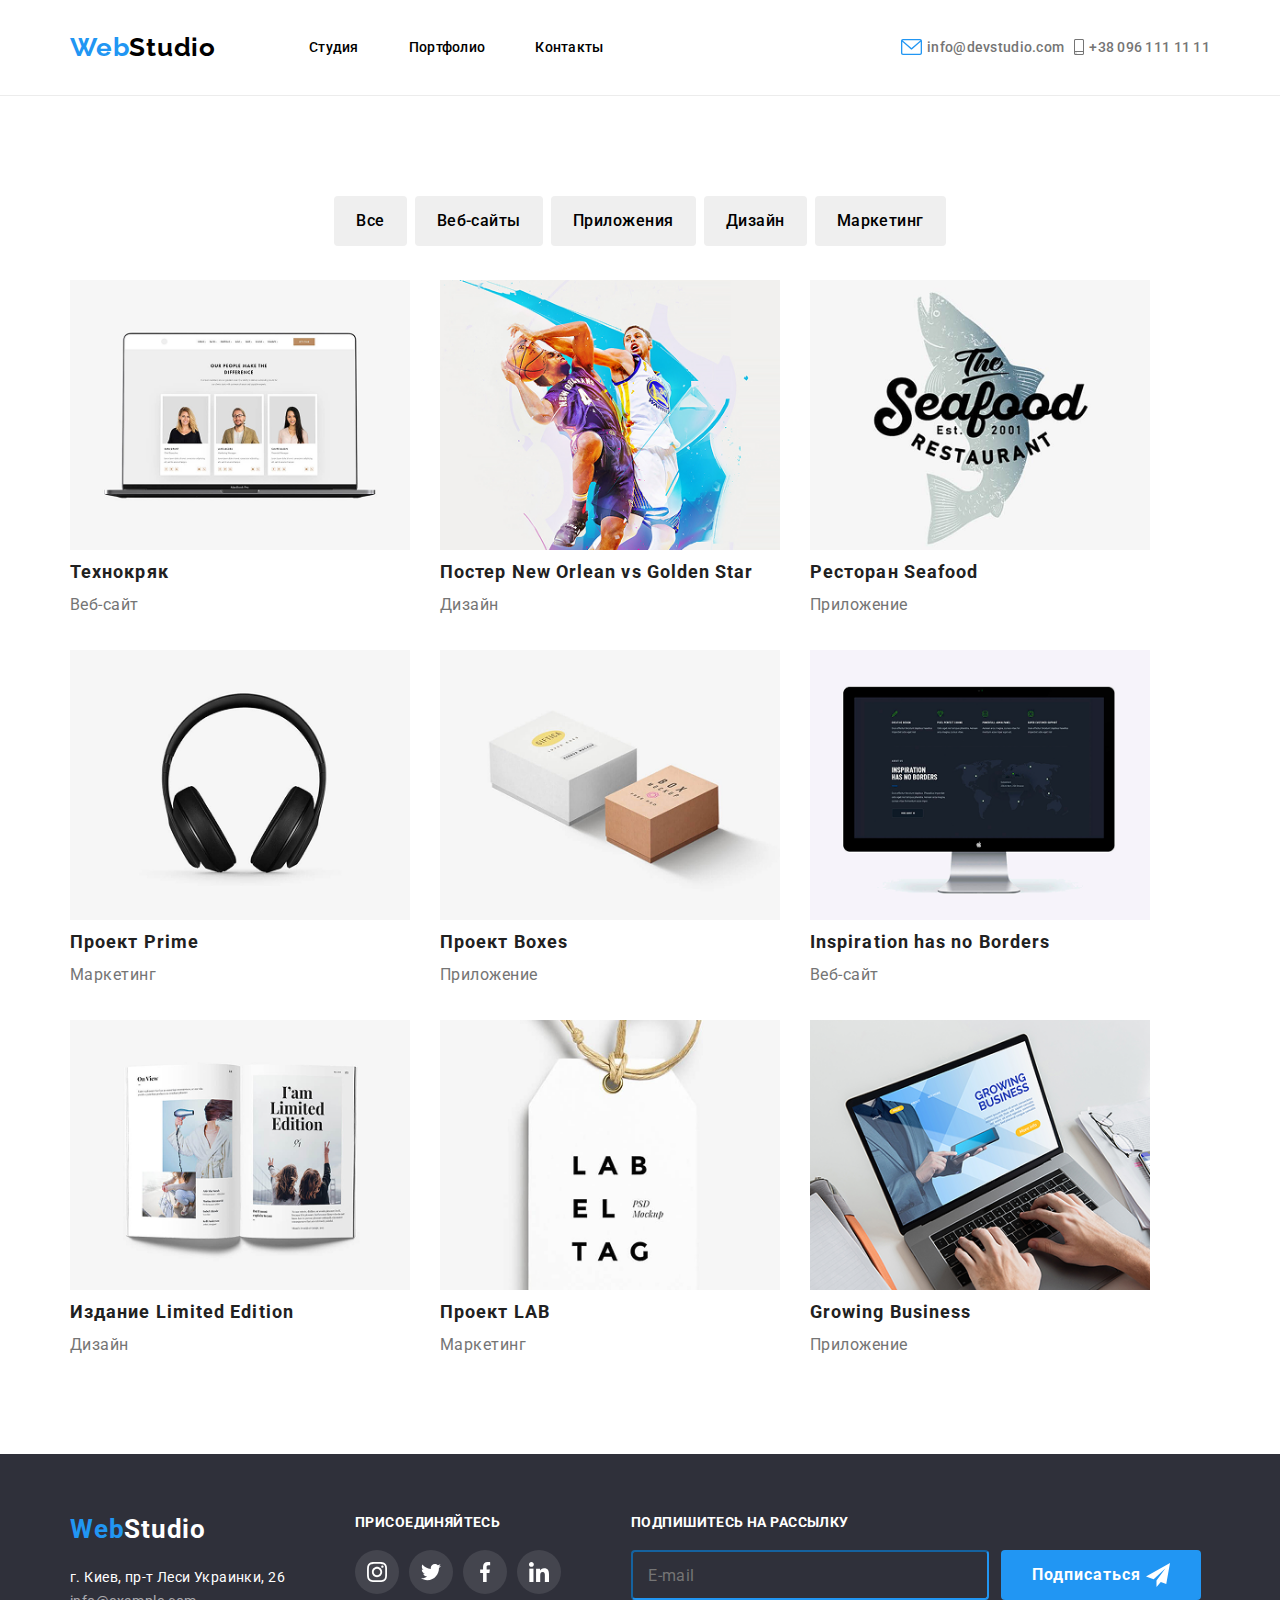
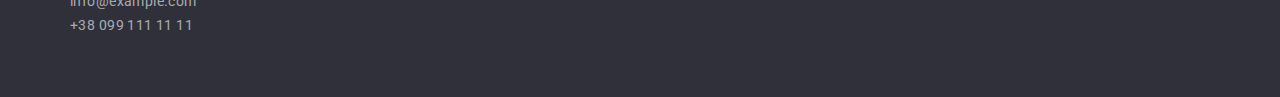
<file: portfolio.html>
<!DOCTYPE html>
<html lang="en">
  <head>
    <meta charset="UTF-8" />
    <meta name="viewport" content="width=device-width, initial-scale=1.0" />
    <title>WebStudio</title>
    <link rel="preconnect" href="https://fonts.googleapis.com" />
    <link rel="preconnect" href="https://fonts.gstatic.com" crossorigin />
    <link
      href="https://fonts.googleapis.com/css2?family=Raleway:ital,wght@0,100..900;1,100..900&family=Roboto:ital,wght@0,100;0,300;0,400;0,500;0,700;0,900;1,100;1,300;1,400;1,500;1,700;1,900&display=swap"
      rel="stylesheet"
    />
    <link rel="stylesheet" href="css/style.css" />
  </head>
  <body>
    <div class="wrapper">
    <header class="header header-page">
      <div class="container">
        <div class="header-left">
          <a class="header-logo-link" href="https://google.com"
            ><span class="header-logo-span">Web</span>Studio</a
          >
          <nav class="header-menu">
            <ul class="header-menu-block">
              <li class="header-item">
                <a href="#" class="header-link">Студия</a>
              </li>
              <li class="header-item">
                <a href="#" class="header-link">Портфолио</a>
              </li>
              <li class="header-item">
                <a href="#" class="header-link">Контакты</a>
              </li>
            </ul>
          </nav>
        </div>
        <div class="header-right">
          <div class="header-info">
            <img src="img/mail.svg" />
            <a href="mailto:info@devstudio.com" class="header-info-link"
              >info@devstudio.com</a
            >
          </div>
          <div class="header-info">
            <img src="img/tel.svg" />
            <a href="tel:380961111111" class="header-info-link"
              >+38 096 111 11 11</a
            >
          </div>
        </div>
      </div>
    </header>
    <main class="main">
      <div class="container">
      <div class="button-filter">
        <button class="btn btn-gray">Все</button>
        <button class="btn btn-gray">Веб-сайты</button>
        <button class="btn btn-gray">Приложения</button>
        <button class="btn btn-gray">Дизайн</button>
        <button class="btn btn-gray">Маркетинг</button>
      </div>
      <div class="filter-block">
        <a class="fiter-black-item" href="#">
          <div class="filter-block-img">
            <img src="img/filter-2.png">
            <p class="filter-block-text">Ресурс предлагает комплексные предложения с разным уровнем функционала и сервисов. Все это позволит посетителю получить исчерпывающие сведения  о компании или частном лице.</p>
          </div>
          <div class="filter-block-box">
            <h2 class="filter-block-title">Технокряк</h2>
            <p class="filter-block-content">Веб-сайт</p>
          </div>
        </a>
        <a class="fiter-black-item" href="#">
          <div class="filter-block-img">
            <img src="img/filter-1.png">
            <p class="filter-block-text">Ресурс предлагает комплексные предложения с разным уровнем функционала и сервисов. Все это позволит посетителю получить исчерпывающие сведения  о компании или частном лице.</p>
          </div>
          <div class="filter-block-box">
            <h2 class="filter-block-title">Постер New Orlean vs Golden Star</h2>
            <p class="filter-block-content">Дизайн</p>
          </div>
        </a>
        <a class="fiter-black-item" href="#">
          <div class="filter-block-img">
            <img src="img/filter-3.png">
            <p class="filter-block-text">Ресурс предлагает комплексные предложения с разным уровнем функционала и сервисов. Все это позволит посетителю получить исчерпывающие сведения  о компании или частном лице.</p>
          </div>
          <div class="filter-block-box">
            <h2 class="filter-block-title">Ресторан Seafood</h2>
            <p class="filter-block-content">Приложение</p>
          </div>
        </a>
        <a class="fiter-black-item" href="#">
          <div class="filter-block-img">
            <img src="img/fiter-4.png">
            <p class="filter-block-text">Ресурс предлагает комплексные предложения с разным уровнем функционала и сервисов. Все это позволит посетителю получить исчерпывающие сведения  о компании или частном лице.</p>
          </div>
          <div class="filter-block-box">
            <h2 class="filter-block-title">Проект Prime</h2>
            <p class="filter-block-content">Маркетинг</p>
          </div>
        </a>
        <a class="fiter-black-item" href="#">
          <div class="filter-block-img">
            <img src="img/filter-5.png">
            <p class="filter-block-text">Ресурс предлагает комплексные предложения с разным уровнем функционала и сервисов. Все это позволит посетителю получить исчерпывающие сведения  о компании или частном лице.</p>
          </div>
          <div class="filter-block-box">
            <h2 class="filter-block-title">Проект Boxes</h2>
            <p class="filter-block-content">Приложение</p>
          </div>
        </a>
        <a class="fiter-black-item" href="#">
          <div class="filter-block-img">
            <img src="img/filter-6.png">
            <p class="filter-block-text">Ресурс предлагает комплексные предложения с разным уровнем функционала и сервисов. Все это позволит посетителю получить исчерпывающие сведения  о компании или частном лице.</p>
          </div>
          <div class="filter-block-box">
            <h2 class="filter-block-title">Inspiration has no Borders</h2>
            <p class="filter-block-content">Веб-сайт</p>
          </div>
        </a>
        <a class="fiter-black-item" href="#">
          <div class="filter-block-img">
            <img src="img/filter-7.png">
            <p class="filter-block-text">Ресурс предлагает комплексные предложения с разным уровнем функционала и сервисов. Все это позволит посетителю получить исчерпывающие сведения  о компании или частном лице.</p>
          </div>
          <div class="filter-block-box">
            <h2 class="filter-block-title">Издание Limited Edition</h2>
            <p class="filter-block-content">Дизайн</p>
          </div>
        </a>
        <a class="fiter-black-item" href="#">
          <div class="filter-block-img">
            <img src="img/filter-8.png">
            <p class="filter-block-text">Ресурс предлагает комплексные предложения с разным уровнем функционала и сервисов. Все это позволит посетителю получить исчерпывающие сведения  о компании или частном лице.</p>
          </div>
          <div class="filter-block-box">
            <h2 class="filter-block-title">Проект LAB</h2>
            <p class="filter-block-content">Маркетинг</p>
          </div>
        </a>
        <a class="fiter-black-item" href="#">
          <div class="filter-block-img">
            <img src="img/filter-9.png">
            <p class="filter-block-text">Ресурс предлагает комплексные предложения с разным уровнем функционала и сервисов. Все это позволит посетителю получить исчерпывающие сведения  о компании или частном лице.</p>
          </div>
          <div class="filter-block-box">
            <h2 class="filter-block-title">Growing Business</h2>
            <p class="filter-block-content">Приложение</p>
          </div>
        </a>
        
      </div>
    </div>
    </main>
    <footer class="footer">
      <div class="container">
        <div class="footer-column">
          <a href="#" class="footer-logo"
            ><span class="footer-logo-span">Web</span>Studio</a
          >
          <div class="footer-info">
            <a
              class="footer-link-map"
              href="https://maps.app.goo.gl/VZf8ck3GChhuYKhD8"
              >г. Киев, пр-т Леси Украинки, 26</a
            >
            <a href="mailto:info@example.com" class="footer-link-mail"
              >info@example.com</a
            >
            <a href="tel:380991111111" class="footer-link-tel"
              >+38 099 111 11 11</a
            >
          </div>
      </div>
      <div class="footer-column">
        <h3 class="footer-column-title">присоединяйтесь</h3>
        <div class="footer-social">
          <a href="#" class="footer-link"><svg width="20" height="20" viewBox="0 0 20 20" fill="white" xmlns="http://www.w3.org/2000/svg">
            <g clip-path="url(#clip0_1_7742)">
            <path d="M19.9804 5.88005C19.9336 4.81738 19.7617 4.0868 19.5156 3.45374C19.2616 2.78176 18.8709 2.18014 18.359 1.68002C17.8589 1.1721 17.2533 0.777435 16.5891 0.527447C15.9524 0.281274 15.2256 0.109427 14.163 0.0625732C13.0924 0.0117516 12.7525 0 10.0371 0C7.32173 0 6.98185 0.0117516 5.91521 0.0586052C4.85253 0.105459 4.12195 0.277459 3.48904 0.523479C2.81692 0.777435 2.2153 1.16814 1.71517 1.68002C1.20726 2.18014 0.812743 2.78573 0.562603 3.44992C0.31643 4.0868 0.144583 4.81341 0.0977294 5.87609C0.0469078 6.9467 0.0351562 7.28658 0.0351562 10.002C0.0351562 12.7173 0.0469078 13.0572 0.0937614 14.1239C0.140615 15.1865 0.312615 15.9171 0.558787 16.5502C0.812743 17.2221 1.20726 17.8238 1.71517 18.3239C2.2153 18.8318 2.82088 19.2265 3.48508 19.4765C4.12195 19.7226 4.84856 19.8945 5.91139 19.9413C6.97788 19.9883 7.31791 19.9999 10.0333 19.9999C12.7487 19.9999 13.0885 19.9883 14.1552 19.9413C15.2179 19.8945 15.9484 19.7226 16.5813 19.4765C17.9254 18.9568 18.9881 17.8941 19.5078 16.5502C19.7538 15.9133 19.9258 15.1865 19.9727 14.1239C20.0195 13.0572 20.0313 12.7173 20.0313 10.002C20.0313 7.28658 20.0273 6.9467 19.9804 5.88005ZM18.1794 14.0457C18.1364 15.0225 17.9723 15.5499 17.8356 15.9015C17.4995 16.7728 16.808 17.4643 15.9367 17.8004C15.5851 17.9372 15.0538 18.1012 14.0809 18.1441C13.026 18.1911 12.7096 18.2027 10.0411 18.2027C7.37255 18.2027 7.05221 18.1911 6.00113 18.1441C5.02438 18.1012 4.49693 17.9372 4.1453 17.8004C3.71171 17.6402 3.31704 17.3862 2.9967 17.0541C2.6646 16.7298 2.41065 16.3391 2.2504 15.9055C2.11365 15.5539 1.94959 15.0225 1.90671 14.0497C1.8597 12.9948 1.8481 12.6783 1.8481 10.0097C1.8481 7.34122 1.8597 7.02087 1.90671 5.96995C1.94959 4.99319 2.11365 4.46575 2.2504 4.11412C2.41065 3.68038 2.6646 3.28586 3.00067 2.96536C3.32483 2.63327 3.71553 2.37931 4.14927 2.21921C4.5009 2.08247 5.03231 1.9184 6.0051 1.87537C7.05999 1.82851 7.37652 1.81676 10.0449 1.81676C12.7174 1.81676 13.0337 1.82851 14.0848 1.87537C15.0616 1.9184 15.589 2.08247 15.9407 2.21921C16.3742 2.37931 16.7689 2.63327 17.0893 2.96536C17.4213 3.28967 17.6753 3.68038 17.8356 4.11412C17.9723 4.46575 18.1364 4.99701 18.1794 5.96995C18.2263 7.02484 18.238 7.34122 18.238 10.0097C18.238 12.6783 18.2263 12.9908 18.1794 14.0457Z" />
            <path d="M10.0371 4.8642C7.20074 4.8642 4.89941 7.16537 4.89941 10.0019C4.89941 12.8385 7.20074 15.1396 10.0371 15.1396C12.8737 15.1396 15.1749 12.8385 15.1749 10.0019C15.1749 7.16537 12.8737 4.8642 10.0371 4.8642ZM10.0371 13.3346C8.19702 13.3346 6.70442 11.8422 6.70442 10.0019C6.70442 8.16165 8.19702 6.66921 10.0371 6.66921C11.8774 6.66921 13.3698 8.16165 13.3698 10.0019C13.3698 11.8422 11.8774 13.3346 10.0371 13.3346Z" />
            <path d="M16.5775 4.6611C16.5775 5.32347 16.0404 5.86053 15.3779 5.86053C14.7155 5.86053 14.1785 5.32347 14.1785 4.6611C14.1785 3.99859 14.7155 3.46168 15.3779 3.46168C16.0404 3.46168 16.5775 3.99859 16.5775 4.6611Z" />
            </g>
            <defs>
            <clipPath id="clip0_1_7742">
            <rect width="20" height="20" fill="white"/>
            </clipPath>
            </defs>
            </svg></a>
            <a href="#" class="footer-link"><svg width="20" height="18" viewBox="0 0 20 18" fill="white" xmlns="http://www.w3.org/2000/svg">
              <path d="M20 2.79875C19.2563 3.125 18.4637 3.34125 17.6375 3.44625C18.4875 2.93875 19.1363 2.14125 19.4412 1.18C18.6488 1.6525 17.7738 1.98625 16.8412 2.1725C16.0887 1.37125 15.0162 0.875 13.8462 0.875C11.5763 0.875 9.74875 2.7175 9.74875 4.97625C9.74875 5.30125 9.77625 5.61375 9.84375 5.91125C6.435 5.745 3.41875 4.11125 1.3925 1.6225C1.03875 2.23625 0.83125 2.93875 0.83125 3.695C0.83125 5.115 1.5625 6.37375 2.6525 7.1025C1.99375 7.09 1.3475 6.89875 0.8 6.5975C0.8 6.61 0.8 6.62625 0.8 6.6425C0.8 8.635 2.22125 10.29 4.085 10.6712C3.75125 10.7625 3.3875 10.8062 3.01 10.8062C2.7475 10.8062 2.4825 10.7913 2.23375 10.7362C2.765 12.36 4.2725 13.5538 6.065 13.5925C4.67 14.6838 2.89875 15.3412 0.98125 15.3412C0.645 15.3412 0.3225 15.3263 0 15.285C1.81625 16.4563 3.96875 17.125 6.29 17.125C13.835 17.125 17.96 10.875 17.96 5.4575C17.96 5.27625 17.9538 5.10125 17.945 4.9275C18.7588 4.35 19.4425 3.62875 20 2.79875Z" />
              </svg></a>
              <a href="#" class="footer-link"><svg width="20" height="20" viewBox="0 0 20 20" fill="white" xmlns="http://www.w3.org/2000/svg">
                <g clip-path="url(#clip0_1_7732)">
                <path d="M13.3309 3.32083H15.1567V0.140826C14.8417 0.0974924 13.7584 -7.62939e-06 12.4967 -7.62939e-06C9.86422 -7.62939e-06 8.06088 1.65583 8.06088 4.69916V7.49999H5.15588V11.055H8.06088V20H11.6226V11.0558H14.4101L14.8526 7.50083H11.6217V5.05166C11.6226 4.02416 11.8992 3.32083 13.3309 3.32083Z" />
                </g>
                <defs>
                <clipPath id="clip0_1_7732">
                <rect width="20" height="20" />
                </clipPath>
                </defs>
                </svg></a>
                <a href="#" class="footer-link"><svg width="20" height="20" viewBox="0 0 20 20" fill="white" xmlns="http://www.w3.org/2000/svg">
                  <g clip-path="url(#clip0_1_7726)">
                  <path d="M19.9951 20V19.9992H20.0001V12.6642C20.0001 9.07588 19.2276 6.31171 15.0326 6.31171C13.0159 6.31171 11.6626 7.41838 11.1101 8.46755H11.0517V6.64671H7.07422V19.9992H11.2159V13.3875C11.2159 11.6467 11.5459 9.96338 13.7017 9.96338C15.8259 9.96338 15.8576 11.95 15.8576 13.4992V20H19.9951Z" />
                  <path d="M0.329956 6.64746H4.47662V20H0.329956V6.64746Z" />
                  <path d="M2.40167 0C1.07583 0 0 1.07583 0 2.40167C0 3.7275 1.07583 4.82583 2.40167 4.82583C3.7275 4.82583 4.80333 3.7275 4.80333 2.40167C4.8025 1.07583 3.72667 0 2.40167 0V0Z" />
                  </g>
                  <defs>
                  <clipPath id="clip0_1_7726">
                  <rect width="20" height="20" />
                  </clipPath>
                  </defs>
                  </svg></a>
        </div>
    </div>
    <div class="footer-column">
      <h3 class="footer-column-title">Подпишитесь на рассылку</h3>
      <form class="footer-subrcribe">
        <input type="email" class="footer-input-email"  placeholder="E-mail">
        <button class="form-sumbite" type="submit">Подписаться <svg width="24" height="24" viewBox="0 0 24 24" ill="none"f xmlns="http://www.w3.org/2000/svg">
          <path d="M24 0L0 13.5L7.66994 16.3407L19.5 5.25002L10.5017 17.3896L10.509 17.3923L10.5 17.3896V24.0001L14.8013 18.982L20.2501 21.0001L24 0Z" fill="white"/>
          </svg></button>
      </form>
    </div>
    </footer>
  </div>
  </body>
</html>
</file>
<file: css/style.css>
* {
  padding: 0;
  margin: 0;
  box-sizing: border-box;
}
img {
  max-width: 100%;
  height: auto;
}
.container {
  max-width: 1170px;
  margin: 0 auto;
  padding: 0 15px;
}
.header .container {
  display: flex;
  justify-content: space-between;
  align-items: center;
}
a {
  text-decoration: none;
}
ul {
  list-style: none;
}
.header-menu-block {
  display: flex;
  gap: 50px;
}
.header-left {
  display: flex;
  align-items: center;
  gap: 93px;
}
.header {
  padding: 32px 0;
}
.header-logo-link {
  font-size: 26px;
  font-weight: 700;
  line-height: 30.52px;
  letter-spacing: 0.03em;
  text-align: left;
  color: #000;
  font-family: "Raleway", serif;
}
.header-logo-span {
  color: #2196f3;
}
.header-link {
  font-family: "Roboto", serif;
  font-size: 14px;
  font-weight: 500;
  line-height: 16.41px;
  letter-spacing: 0.02em;
  color: #000;
  position: relative;
  transition: all 0.3s ease-in-out;
}
.header-link::after {
  content: "";
  position: absolute;
  bottom: -39px;
  left: 0;
  width: 100%;
  height: 2px;
  background-color: transparent;
  border-radius: 4px;
  transition: all 0.3s ease-in-out;
}
.header-link:hover::after {
  background-color: #2196f3;
}
.header-link:hover {
  color: #2196f3;
}
.header-info {
  display: flex;
  gap: 5px;
}
.header-right {
  display: flex;
  gap: 10px;
}
.header-right img {
  height: 16px;
  flex-grow: 0;
}
.header-info-link {
  font-family: "Roboto", serif;
  font-size: 14px;
  font-weight: 500;
  line-height: 16.41px;
  letter-spacing: 0.02em;
  color: #757575;
}
.header-info-link:hover {
  color: #2196f3;
}
.buisnes {
  min-height: 600px;
  background: linear-gradient(
      180deg,
      rgba(47, 48, 58, 0.4),
      rgba(47, 48, 58, 0.4)
    ),
    url("../img/header-bg.png") no-repeat center center;
  background-size: cover;
  display: flex;
  flex-direction: column;
  justify-content: center;
  align-items: center;
}
.buisnes-title {
  color: #fff;
  font-family: "Roboto", serif;
  font-size: 44px;
  font-weight: 900;
  line-height: 60px;
  letter-spacing: 0.06em;
  text-transform: uppercase;
  max-width: 696px;
  text-align: center;
  margin-bottom: 30px;
}
.btn {
  width: 200px;
  height: 50px;
  border: none;
  cursor: pointer;
}
.btn-blue {
  background-color: #2196f3;
  font-family: "Roboto", serif;
  font-size: 16px;
  font-weight: 700;
  line-height: 30px;
  letter-spacing: 0.06em;
  color: #fff;
}
.box .container {
  display: flex;
  gap: 30px;
}
.box {
  margin-top: 94px;
}
.box .box-item {
  text-align: center;
}
.box-title {
  text-align: left;
  font-family: "Roboto", serif;
  font-size: 14px;
  font-weight: 700;
  line-height: 16.41px;
  letter-spacing: 0.03em;
  color: #212221;
}
.box-content {
  text-align: left;
  font-family: "Roboto", serif;
  font-size: 14px;
  font-weight: 400;
  line-height: 24px;
  letter-spacing: 0.03em;
  color: #757575;
}
.box svg {
  height: 120px;
}
.box-fon {
  background: #f5f4fa;
  border-radius: 4px;
  margin-bottom: 30px;
}
.study-block {
  display: flex;
  gap: 30px;
}
.study-title {
  font-family: "Roboto", serif;
  font-size: 36px;
  font-weight: 700;
  line-height: 42.19px;
  letter-spacing: 0.03em;
  text-align: center;
  margin-bottom: 50px;
  margin-top: 94px;
}
.study-item {
  position: relative;
}
.study-tekst {
  position: absolute;
  bottom: 0;
  left: 0;
  background-color: #2f303acc;
  color: #fff;
  width: 100%;
  padding: 27px 0;
  text-align: center;
  font-family: "Roboto", serif;
  font-size: 14px;
  font-weight: 700;
  line-height: 16.41px;
  letter-spacing: 0.03em;
  text-transform: uppercase;
}
.command-block {
  display: flex;
  gap: 30px;
}
.command-item {
  width: 270px;
}
.command {
  margin-top: 94px;
  padding: 94px 0;
  background-color: #f5f4fa;
}
.command-subtitle {
  font-family: "Roboto", serif;
  font-size: 36px;
  font-weight: 700;
  line-height: 42.19px;
  letter-spacing: 0.03em;
  text-align: center;
  margin-bottom: 50px;
}
.command-text {
  font-family: "Roboto", serif;
  font-size: 16px;
  font-weight: 400;
  line-height: 18.75px;
  letter-spacing: 0.03em;
  text-align: center;
  margin-bottom: 16px;
  color: #757575;
}
.command-title {
  font-family: "Roboto", serif;
  font-size: 16px;
  font-weight: 500;
  line-height: 18.75px;
  letter-spacing: 0.03em;
  text-align: center;
  padding-top: 30px;
  margin-bottom: 10px;
  color: #212121;
}
.command-bottom {
  background-color: #fff;
  padding-bottom: 30px;
}
.command-social {
  display: flex;
  justify-content: center;
  gap: 10px;
}
.command-link {
  width: 44px;
  height: 44px;
  background-color: transparent;
  display: flex;
  justify-content: center;
  align-items: center;
  border-radius: 50%;
  transition: all 0.5s ease;
}
.command-link:hover {
  background-color: #2196f3;
}
.command-link:hover svg {
  fill: #fff;
}
.command-link svg {
  transition: all 0.5s ease;
}
.client-block {
  display: flex;
  justify-content: space-between;
}
.client-title {
  font-family: "Roboto", serif;
  font-size: 36px;
  font-weight: 700;
  line-height: 42.19px;
  letter-spacing: 0.03em;
  text-align: center;
  margin-top: 94px;
  margin-bottom: 50px;
}
.client-item {
  border: 1px solid #afb1b8;
  width: 170px;
  height: 92px;
  display: flex;
  align-items: center;
  justify-content: center;
  border-radius: 4px;
}
.client-item:hover {
  cursor: pointer;
  border-color: #2196f3;
}
.client-item:hover svg {
  fill: #2196f3;
}
.footer {
  background: #2f303a;
  margin-top: 94px;
  padding: 60px 0;
}
.footer-logo-span {
  font-family: "Roboto", serif;
  font-size: 26px;
  font-weight: 700;
  line-height: 30.52px;
  letter-spacing: 0.03em;
  text-align: left;
  color: #2196f3;
}
.footer-logo {
  font-family: "Roboto", serif;
  font-size: 26px;
  font-weight: 700;
  line-height: 30.52px;
  letter-spacing: 0.03em;
  text-align: left;
  color: #fff;
  margin-bottom: 20px;
  display: block;
}
.footer-info {
  display: flex;
  flex-direction: column;
}
.footer-link-map {
  color: #fff;
  font-family: "Roboto", serif;
  font-size: 14px;
  font-weight: 400;
  line-height: 24px;
  letter-spacing: 0.03em;
  text-align: left;
}
.footer-link-mail {
  color: #ffffff99;
  font-family: Roboto;
  font-size: 14px;
  font-weight: 400;
  line-height: 24px;
  letter-spacing: 0.03em;
  text-align: left;
}
.footer-link-tel {
  color: #ffffff99;
  font-family: "Roboto", serif;
  font-size: 14px;
  font-weight: 400;
  line-height: 24px;
  letter-spacing: 0.03em;
  text-align: left;
}
.footer .container {
  display: flex;
  gap: 70px;
}
.footer-column-title {
  font-family: "Roboto", serif;
  font-size: 14px;
  font-weight: 700;
  line-height: 16.41px;
  letter-spacing: 0.03em;
  text-align: left;
  margin-bottom: 20px;
  color: #fff;
  text-transform: uppercase;
}
.footer-link {
  display: flex;
  justify-content: center;
  align-items: center;
  background-color: #ffffff1a;
  border-radius: 50%;
  width: 44px;
  height: 44px;
}
.footer-social {
  display: flex;
  gap: 10px;
}
.footer-link:hover {
  background-color: #2196f3;
}
.form-sumbite {
  color: #fff;
  background-color: #2196f3;
  width: 200px;
  height: 50px;
  font-family: "Roboto", serif;
  font-size: 16px;
  font-weight: 700;
  line-height: 30px;
  letter-spacing: 0.06em;
  text-align: center;
  display: flex;
  align-items: center;
  gap: 5px;
  justify-content: center;
  border: none;
  border-radius: 4px;
  cursor: pointer;
}
.footer-subrcribe {
  display: flex;
  gap: 12px;
}
.footer-input-email {
  width: 358px;
  height: 50px;
  background: transparent;
  border-color: #2196f3;
  border-radius: 4px;
  outline: none;
  padding: 15px;
  font-family: "Roboto", serif;
  font-size: 16px;
  font-weight: 400;
  line-height: 20px;
  letter-spacing: 0.03em;
  text-align: left;
  color: #fff;
}
html,
body {
  height: 100%;
}
.wrapper {
  display: flex;
  flex-direction: column;
  min-height: 100vh;
}
.main {
  flex-grow: 1;
}
.header-page {
  border-bottom: 1px solid #ececec;
}
.button-filter {
  margin-top: 100px;
  display: flex;
  justify-content: center;
  gap: 8px;
}
.main .btn {
  padding-top: 6px;
  padding-bottom: 6px;
  padding-right: 22px;
  padding-left: 22px;
  width: auto;
  border-radius: 4px;
}
.main .btn-gray {
  font-size: 16px;
  font-weight: 500;
  line-height: 26px;
  letter-spacing: 0.03em;
  text-align: center;
  font-family: "Roboto", serif;
  cursor: pointer;
}
.main .btn-gray:hover {
  background-color: #2196f3;
  font-family: "Roboto", serif;
  font-size: 16px;
  font-weight: 500;
  line-height: 26px;
  letter-spacing: 0.03em;
  color: #fff;
  transition: all 0.5s ease-in-out;
}
.filter-block {
  display: flex;
  flex-wrap: wrap;
  gap: 30px;
  margin-top: 34px;
}

.filter-block-img {
  overflow: hidden;
  position: relative;
}
.filter-block-content {
}
.fiter-black-item {
  flex-basis: calc(370px - 30px);
  display: block;
}
.filter-block-title {
  font-family: "Roboto", serif;
  font-size: 18px;
  font-weight: 700;
  line-height: 36px;
  letter-spacing: 0.06em;
  text-align: left;
  color: #212121;
}
.filter-block-content {
  font-family: "Roboto", serif;
  font-size: 16px;
  font-weight: 400;
  line-height: 30px;
  letter-spacing: 0.03em;
  text-align: left;
  color: #757575;
}
.filter-block-text {
  position: absolute;
  transform: translateY(100%);
  top: 0;
  left: 0;
  background-color: rgba(33, 150, 243, 0.9);
  width: 100%;
  height: 100%;
  font-size: 18px;
  line-height: 156%;
  letter-spacing: 0.03em;
  color: #ffffff;
  padding: 63px 24px;
  overflow: auto;
  transform: translateY(100%);
  transition: transform 250ms ease-out;
}
.fiter-black-item:hover .filter-block-text {
  transform: translateY(0);
}
@media (max-width: 1170px) {
  .footer-subrcribe {
    flex-direction: column;
  }
  .footer-input-email {
    width: 100%;
  }
  .form-sumbite {
    width: 100%;
  }
  .footer .footer-column:last-child {
    width: 100%;
  }
  .filter-block {
    justify-content: center;
  }
  .client-block {
    flex-wrap: wrap;
    gap: 15px;
  }
}
@media (max-width: 992px) {
  .header-right {
    flex-direction: column;
    gap: 20px;
  }
  .command-block {
    flex-wrap: wrap;
  }
}
@media (max-width: 768px) {
  .footer .container {
    flex-wrap: wrap;
    gap: 30px 50px;
  }
  .header-left {
    gap: 20px;
  }
  .header-menu-block {
    gap: 20px;
  }
  .command-block {
    justify-content: center;
  }
  .buisnes-title {
    font-size: 36px;
  }
}
@media (max-width: 576px) {
  .footer-column {
    width: 100%;
  }
  .button-filter {
    display: flex;
    flex-wrap: wrap;
  }
  .header .container {
    flex-wrap: wrap;
    gap: 20px;
  }
  .header-left {
    justify-content: space-between;
    width: 100%;
  }
  .button-filter {
    margin-top: 30px;
  }
  .box .container {
    flex-wrap: wrap;
    justify-content: center;
  }
  .box-item {
    width: calc(50% - 32px);
  }
  .study-block {
    flex-wrap: wrap;
    justify-content: center;
  }
}
@media (max-width: 480px) {
  .header-logo-link {
    font-size: 20px;
  }
  .fiter-black-item {
    flex-basis: 100%;
  }
  .filter-block img {
    width: 100%;
  }
  .buisnes-title {
    font-size: 28px;
    line-height: 40px;
    padding-left: 15px;
    padding-right: 15px;
  }
  .command-item {
    width: 100%;
  }
}
@media (max-width: 400px) {
  .header-left {
    flex-wrap: wrap;
    justify-content: center;
  }
  .header-right {
    justify-content: center;
    width: 100%;
    text-align: center;
  }
  .header .container {
    justify-content: center;
    text-align: center;
  }
  .header-info {
    justify-content: center;
    text-align: center;
  }
  .footer-link-tel {
    margin-bottom: 10px;
  }
  .footer {
    margin-top: 30px;
  }
  .header-link::after {
    background-color: transparent;
  }
  .header-link:hover::after {
    background-color: transparent;
  }
}
</file>
